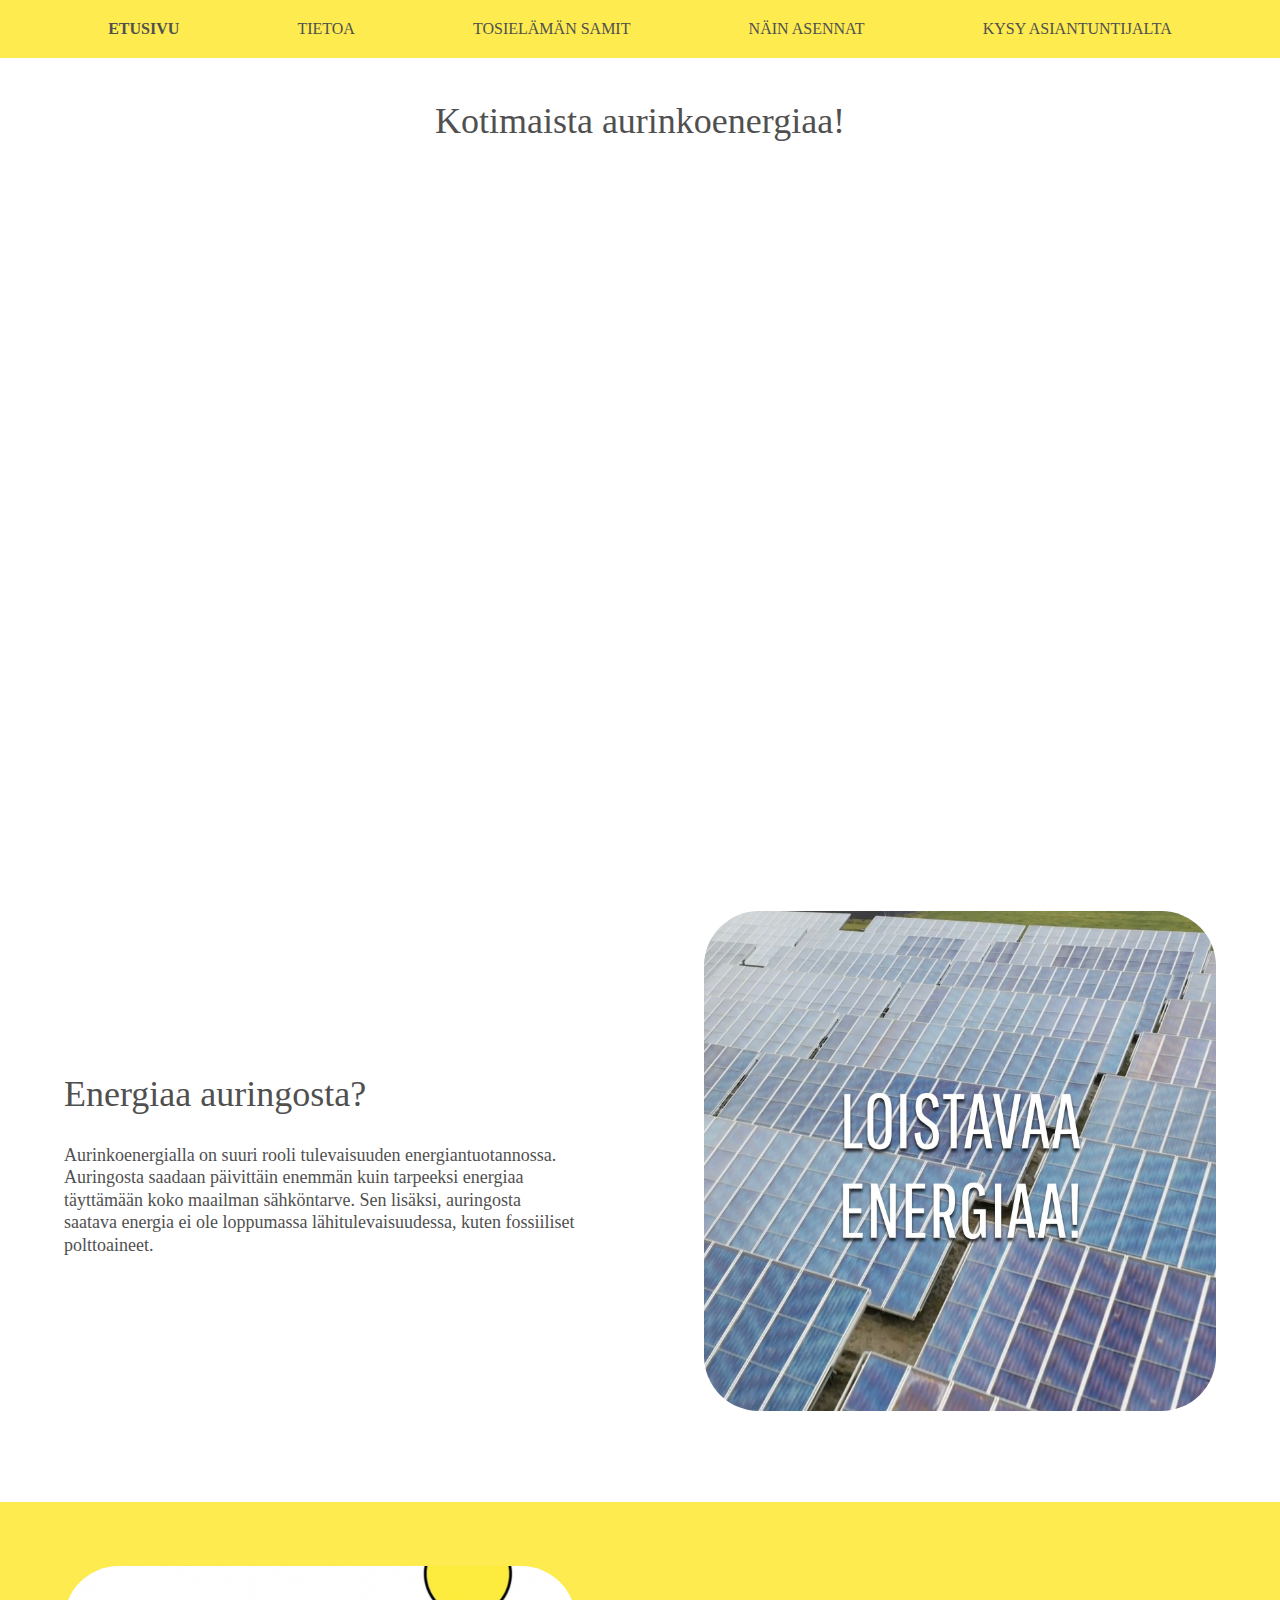
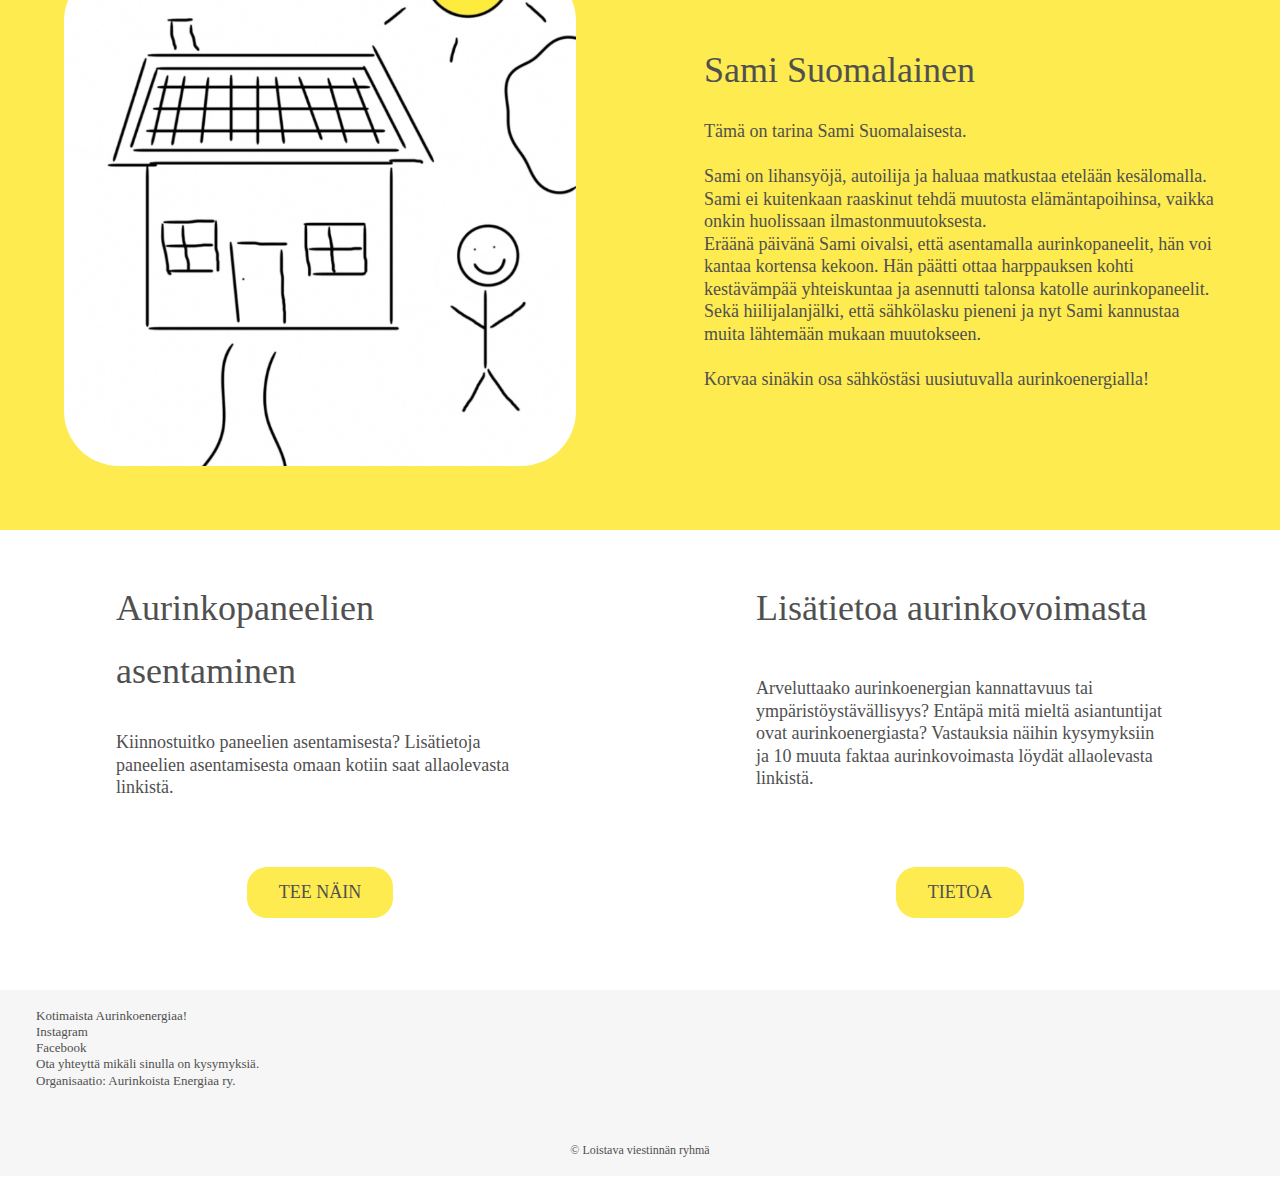
<file: index.html>
<!DOCTYPE html>
<html>
    <head>
        <meta charset = "UTF-8" name="viewport" content="width=device-width,initial-scale=1.0">
        <link rel="stylesheet" type="text/css" href="style.css" />
        <script
        src="https://code.jquery.com/jquery-3.4.1.slim.min.js"
        integrity="sha256-pasqAKBDmFT4eHoN2ndd6lN370kFiGUFyTiUHWhU7k8="
        crossorigin="anonymous"></script>
    <script>
        $(function() {
        $(".toggle").on("click", function() {
            if ($(".item").hasClass("active")) {
                $(".item").removeClass("active");
            } else {
                $(".item").addClass("active");
            }
        });
    });
    </script>
    </head>
    <body>
        <nav>
            <ul class="menu">
                <li class="item current"><a href=index.html>ETUSIVU</a></li>
                <li class="item"><a href=tietoa.html>TIETOA</a></li>
                <li class="item"><a href=tosi.html>TOSIELÄMÄN SAMIT</a></li>
                <li class="item"><a href=asennus.html>NÄIN ASENNAT</a></li>
                <li class="item"><a href=UKK.html>KYSY ASIANTUNTIJALTA</a></li>
                <li class="toggle"><span class="bars"></span></li>
                <li class="page">ETUSIVU</li>
            </ul>
        </nav>

        <div>
            <div class="videootsikko">
                <h1>Kotimaista aurinkoenergiaa!</h1>
                <iframe width="500" height="320" src="https://www.youtube.com/embed/Pk77VaDjAno?" frameborder="0" allow="accelerometer; autoplay; encrypted-media; gyroscope; picture-in-picture" allowfullscreen></iframe>
                <button class="videonappi" onclick="window.location.href= 'https://www.youtube.com/watch?v=Pk77VaDjAno'">KATSO VIDEO</button>    
            </div>
            <div class="valkoinen">
                <div class="teksti">
                    <h2>Energiaa auringosta?</h2>
                <p>
                    Aurin­koe­nergialla on suuri rooli tulevaisuuden energiantuotannossa. Auringosta saadaan päivittäin enemmän kuin tarpeeksi energiaa täyttämään koko maailman sähköntarve. Sen lisäksi, auringosta saatava energia ei ole loppumassa lähitulevaisuudessa, kuten fossiiliset polttoaineet.
                </p> 
                </div>
                <div class="kuva"><img src="kuvat/loistavaa.jpeg" alt="Loistavaa aurinkoenergiaa"></div>
            </div>
            <div class="keltainen">
                <div class="kuva"><img src="kuvat/sami.jpeg" alt="Sami Suomalainen"></div>
                <div class="teksti">
                    <h2>Sami Suomalainen</h2>
                    <p>
                        Tämä on tarina Sami Suomalaisesta. <br> <br>
                        Sami on lihansyöjä, autoilija ja haluaa matkustaa etelään kesälomalla. 
                        Sami ei kuitenkaan raaskinut tehdä muutosta elämäntapoihinsa, vaikka onkin huolissaan ilmastonmuutoksesta. <br>
                        Eräänä päivänä Sami oivalsi, että asentamalla aurinkopaneelit, hän voi kantaa kortensa kekoon. 
                        Hän päätti ottaa harppauksen kohti kestävämpää yhteiskuntaa ja asennutti talonsa katolle aurinkopaneelit. 
                        Sekä hiilijalanjälki, että sähkölasku pieneni ja nyt Sami kannustaa muita lähtemään mukaan muutokseen. <br> <br>
                        Korvaa sinäkin osa sähköstäsi uusiutuvalla aurinkoenergialla!

                    </p>
                </div>
            </div>
            <div class="elementcontainer1">
                <div class = "nappielementti">
                    <h2>Aurinkopaneelien asentaminen</h2>
                    <p>
                        Kiinnostuitko paneelien asentamisesta? Lisätietoja paneelien asentamisesta omaan kotiin saat allaolevasta linkistä.
                    </p>
                    <button onclick="window.location.href= 'asennus.html'">TEE NÄIN</button>
                    
                </div>
    
                <div class = "nappielementti">
                    <h2>Lisätietoa aurinkovoimasta</h2>
                    <p>
                        Arveluttaako aurinkoenergian kannattavuus tai ympäristöystävällisyys? Entäpä mitä mieltä asiantuntijat ovat aurinkoenergiasta? Vastauksia näihin kysymyksiin ja 10 muuta faktaa aurinkovoimasta löydät allaolevasta linkistä.
                    </p>
                    <button onclick="window.location.href= 'tietoa.html'">TIETOA</button>
                </div>
            </div>
        </div>
        <footer>
            <p>
                Kotimaista Aurinkoenergiaa! <br>
                <a href="https://www.instagram.com/kotimaistaaurinkoenergiaa/">Instagram</a>
                <br><a href="https://www.facebook.com/Kotimaista-Aurinkoenergiaa-100953238296488/">Facebook</a>
                <br> Ota yhteyttä mikäli sinulla on kysymyksiä.
                <br> Organisaatio: Aurinkoista Energiaa ry.
            </p>
            <p class="copyright">© Loistava viestinnän ryhmä</p>
        </footer>
    </body>
</html>
</file>
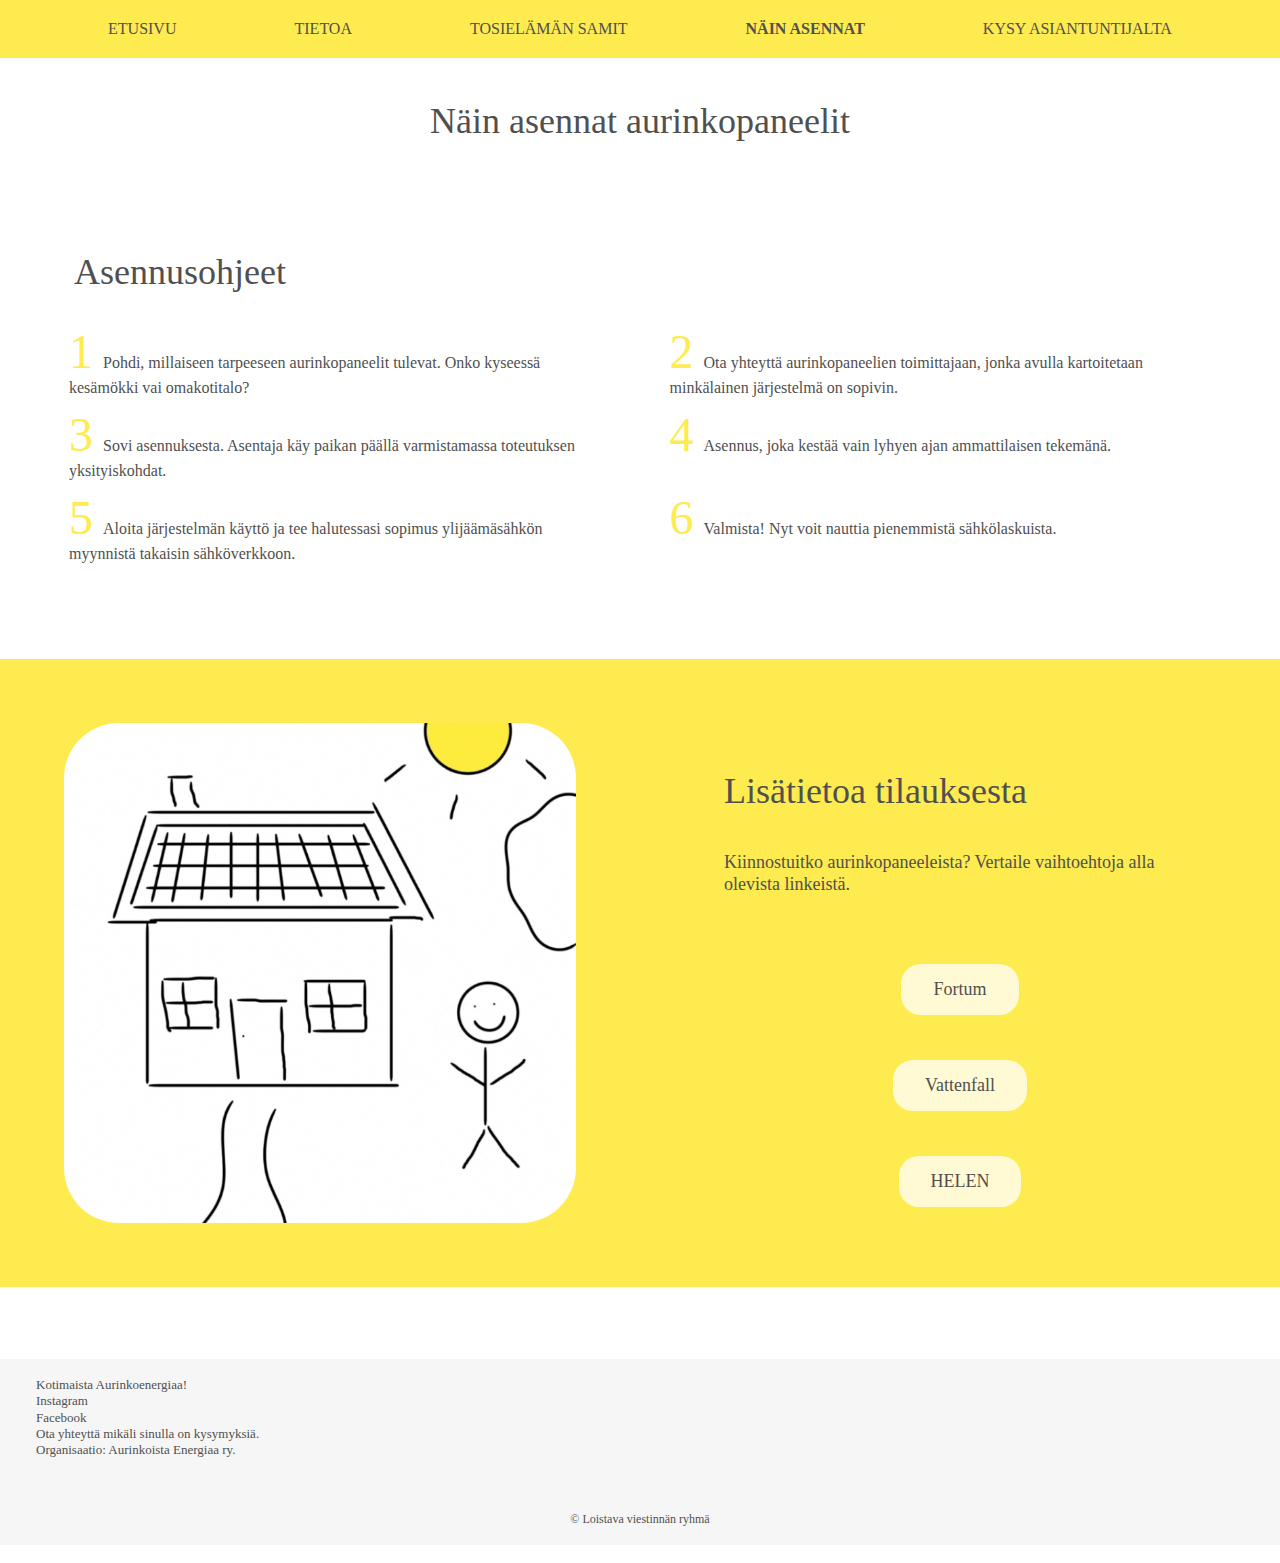
<file: asennus.html>
<!DOCTYPE html>
<html>
   <head>
       <meta charset = "UTF-8" name="viewport" content="width=device-width,initial-scale=1.0">
       <link rel="stylesheet" type="text/css" href="style.css" />
       <script
       src="https://code.jquery.com/jquery-3.4.1.slim.min.js"
       integrity="sha256-pasqAKBDmFT4eHoN2ndd6lN370kFiGUFyTiUHWhU7k8="
       crossorigin="anonymous"></script>
   <script>
       $(function() {
       $(".toggle").on("click", function() {
           if ($(".item").hasClass("active")) {
               $(".item").removeClass("active");
           } else {
               $(".item").addClass("active");
           }
       });
   });
   </script>
   </head>
   <body>
       <nav>
           <ul class="menu">
               <li class="item"><a href=index.html>ETUSIVU</a></li>
               <li class="item"><a href=tietoa.html>TIETOA</a></li>
               <li class="item"><a href=tosi.html>TOSIELÄMÄN SAMIT</a></li>
               <li class="item current"><a href=asennus.html>NÄIN ASENNAT</a></li>
               <li class="item"><a href=UKK.html>KYSY ASIANTUNTIJALTA</a></li>
               <li class="toggle"><span class="bars"></span></li>
               <li class="page">NÄIN ASENNAT</li>
           </ul>
       </nav>
       <div>
        <div class="videootsikko">
            <h1>Näin asennat aurinkopaneelit</h1>
        </div>   
        <div class="listaus">
            <div class="teksti">
                <h2>Asennusohjeet</h2>
                <ol>
                    <li>Pohdi, millaiseen tarpeeseen aurinkopaneelit tulevat. Onko kyseessä kesämökki vai omakotitalo? </li>
                    <li>Ota yhteyttä aurinkopaneelien toimittajaan, jonka avulla kartoitetaan minkälainen järjestelmä on sopivin. </li>
                    <li>Sovi asennuksesta. Asentaja käy paikan päällä varmistamassa toteutuksen yksityiskohdat.</li>
                    <li>Asennus, joka kestää vain lyhyen ajan ammattilaisen tekemänä.</li>
                    <li>Aloita järjestelmän käyttö ja tee halutessasi sopimus ylijäämäsähkön myynnistä takaisin sähköverkkoon.</li>
                    <li>Valmista! Nyt voit nauttia pienemmistä sähkölaskuista. </li>
                </ol>
            </div>
        </div>
 
           <div class = "linkit keltainen">
                <div class="kuva"><img src="kuvat/sami.jpeg" alt="Sami Suomalainen"></div>  
                <div class="teksti">
                    <div class = "nappielementti">
                        <h2>Lisätietoa tilauksesta</h2>
                        <p>Kiinnostuitko aurinkopaneeleista? Vertaile vaihtoehtoja alla olevista linkeistä.</p>
                        <button onclick="location.href='https://www.fortum.fi/kotiasiakkaille/aurinkopaneelit/aurinkopaneelit'">Fortum</button>
                        <button onclick="location.href='https://www.vattenfall.fi/aurinkopaneeli/'">Vattenfall</button>
                        <button onclick="location.href='https://www.helen.fi/aurinkopaneelit/aurinkosahko'">HELEN</button>
                    </div>
                </div>
           </div>
       </div>
       <footer>
        <p>
            Kotimaista Aurinkoenergiaa! <br>
            <a href="https://www.instagram.com/kotimaistaaurinkoenergiaa/">Instagram</a>
            <br><a href="https://www.facebook.com/Kotimaista-Aurinkoenergiaa-100953238296488/">Facebook</a>
            <br> Ota yhteyttä mikäli sinulla on kysymyksiä.
            <br> Organisaatio: Aurinkoista Energiaa ry.
        </p>
        <p class="copyright">© Loistava viestinnän ryhmä</p>
       </footer>
   </body>
</html>
</file>
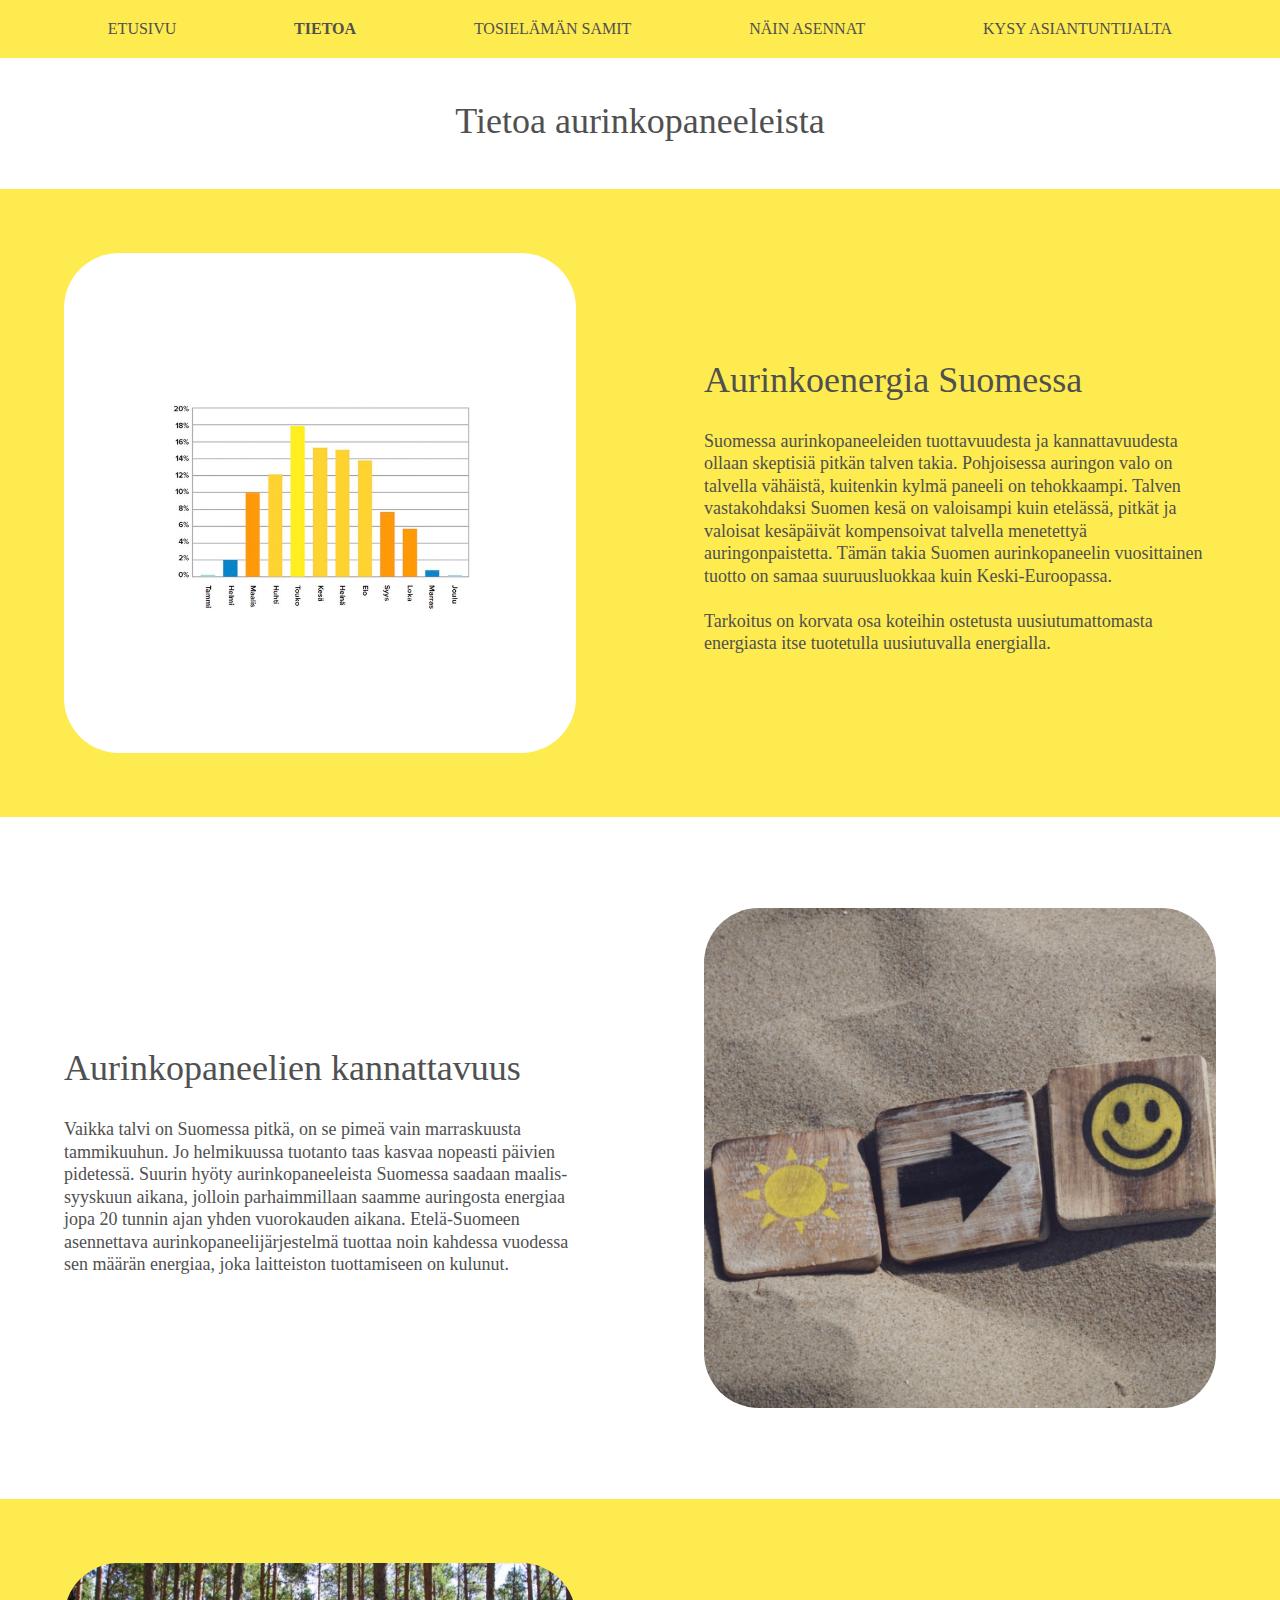
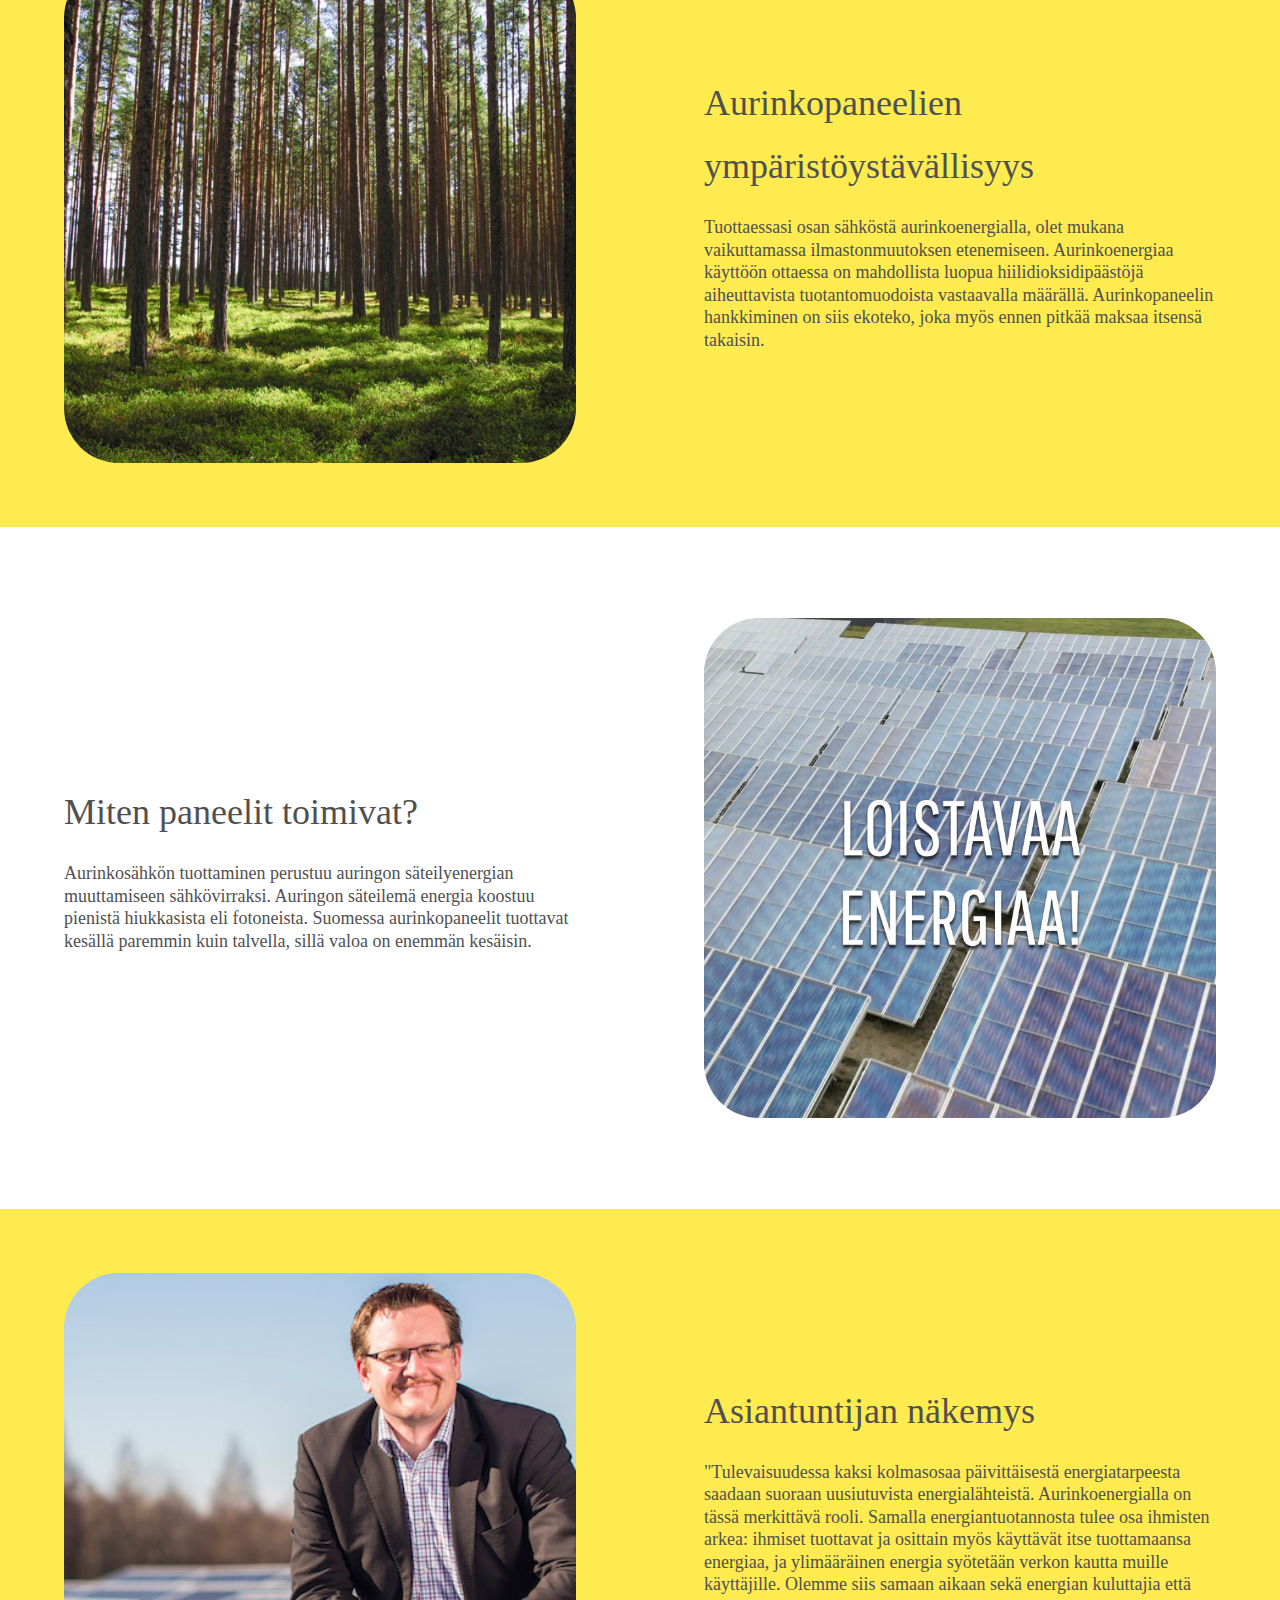
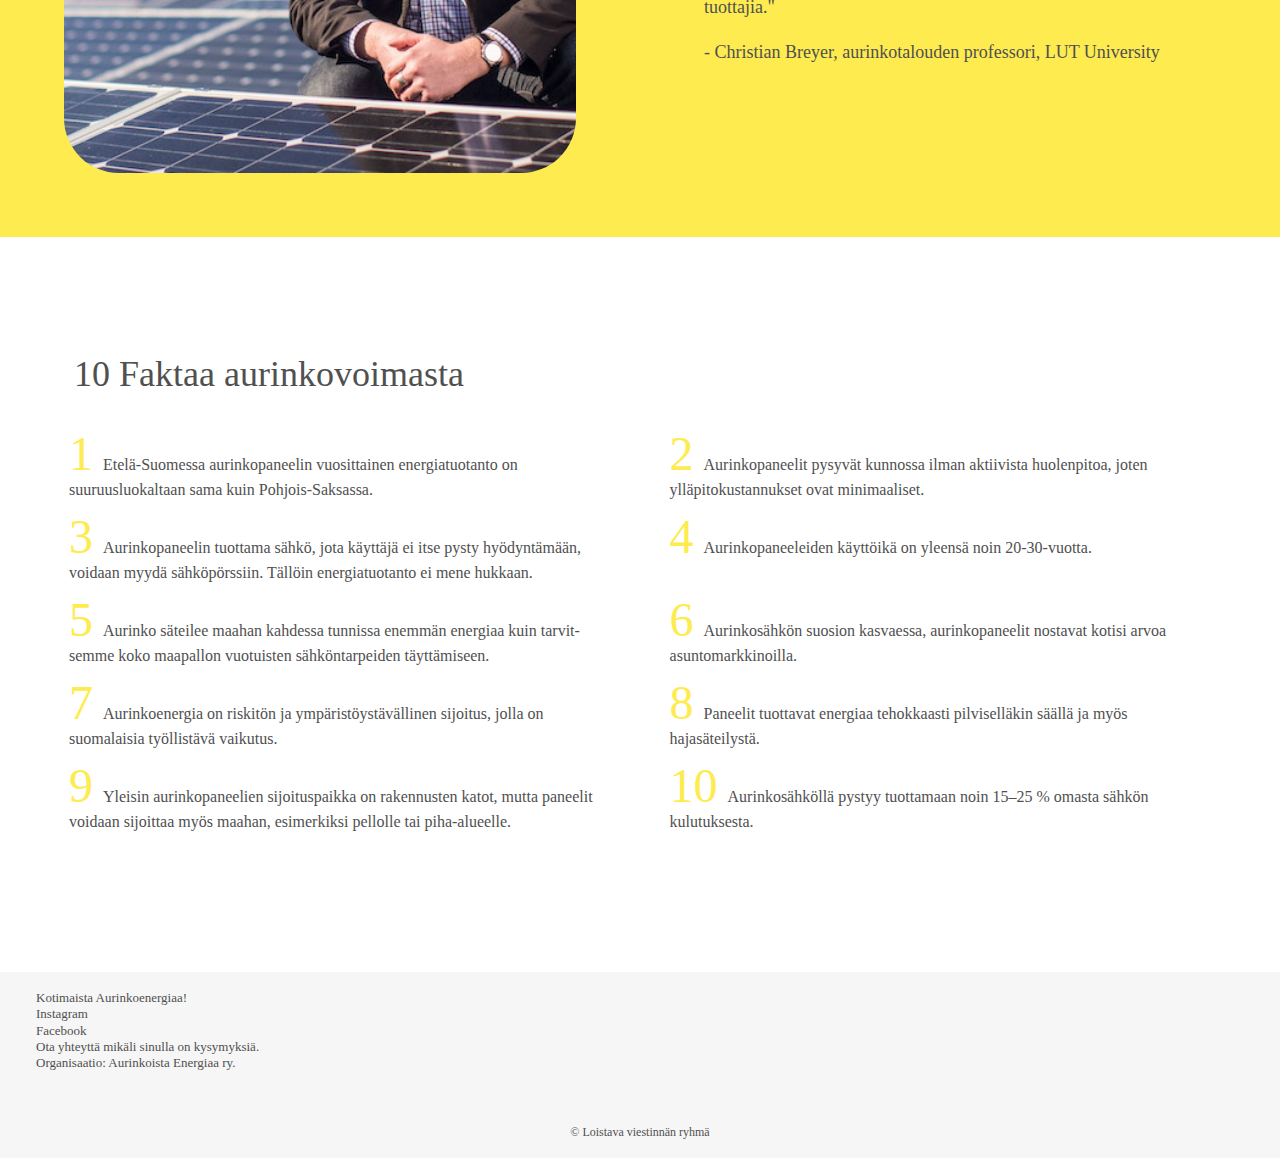
<file: tietoa.html>
<!DOCTYPE html>
<html>
    <head>
        <meta charset = "UTF-8" name="viewport" content="width=device-width,initial-scale=1.0">
        <link rel="stylesheet" type="text/css" href="style.css" />
        <script
        src="https://code.jquery.com/jquery-3.4.1.slim.min.js"
        integrity="sha256-pasqAKBDmFT4eHoN2ndd6lN370kFiGUFyTiUHWhU7k8="
        crossorigin="anonymous"></script>
    <script>
        $(function() {
        $(".toggle").on("click", function() {
            if ($(".item").hasClass("active")) {
                $(".item").removeClass("active");
            } else {
                $(".item").addClass("active");
            }
        });
    });
    </script>
    </head>
    <body>
        <nav>
            <ul class="menu">
                <li class="item"><a href=index.html>ETUSIVU</a></li>
                <li class="item current"><a href=tietoa.html>TIETOA</a></li>
                <li class="item"><a href=tosi.html>TOSIELÄMÄN SAMIT</a></li>
                <li class="item"><a href=asennus.html>NÄIN ASENNAT</a></li>
                <li class="item"><a href=UKK.html>KYSY ASIANTUNTIJALTA</a></li>
                <li class="toggle"><span class="bars"></span></li>
                <li class="page">TIETOA</li>
            </ul>
        </nav>
        <div>
            <div class="videootsikko">
                <h1>Tietoa aurinkopaneeleista</h1>
            </div>
            <div class="keltainen">
                <div class="kuva"><img src="kuvat/taulukkotaustalla.jpeg" alt="taulukko"></div>
                <div class="teksti">
                    <h2>Aurinkoenergia Suomessa</h2>
                    <p>
                        Suomessa aurinkopaneeleiden tuottavuudesta ja kannattavuudesta ollaan skeptisiä pitkän talven takia. 
                        Pohjoisessa auringon valo on talvella vähäistä, kuitenkin kylmä paneeli on tehokkaampi. 
                        Talven vastakohdaksi Suomen kesä on valoisampi kuin etelässä, pitkät ja valoisat kesäpäivät kompensoivat 
                        talvella menetettyä auringonpaistetta. Tämän takia Suomen aurinkopaneelin vuosittainen tuotto on samaa 
                        suuruusluokkaa kuin Keski-Euroopassa. 
                        <br> <br>
                        Tarkoitus on korvata osa koteihin ostetusta uusiutumattomasta energiasta itse tuotetulla uusiutuvalla energialla.

                    </p>
                </div>
            </div>
            <div class="valkoinen">
                <div class="teksti">
                    <h2>Aurinkopaneelien kannattavuus</h2>
                    <p>
                        Vaikka talvi on Suomessa pitkä, on se pimeä vain marraskuusta tammikuuhun. Jo helmikuussa tuotanto taas kasvaa nopeasti päivien pidetessä.
                        Suurin hyöty aurinkopaneeleista Suomessa saadaan  maalis-syyskuun aikana, jolloin parhaimmillaan saamme auringosta energiaa jopa 20 tunnin ajan yhden vuorokauden aikana. 
                        Etelä-Suomeen asennettava aurinkopaneelijärjestelmä tuottaa noin kahdessa vuodessa sen määrän energiaa, joka laitteiston tuottamiseen on kulunut.
    
                    </p>
                </div>
                <div class="kuva"><img src="kuvat/kannattavuus.jpeg" alt="Aurinkopaneeleita"></div>
            </div>
            <div class="keltainen">
                <div class="kuva"><img src="kuvat/ymparisto.jpeg" alt="Suomalaista mestää"></div>
                <div class="teksti">
                    <h2>Aurinkopaneelien ympäristöystävällisyys</h2>
                    <p>
                        Tuottaessasi osan sähköstä aurinkoenergialla, olet mukana vaikuttamassa ilmastonmuutoksen etenemiseen.
                        Aurinkoenergiaa käyttöön ottaessa on mahdollista luopua hiilidioksidipäästöjä aiheuttavista tuotantomuodoista vastaavalla määrällä.
                        Aurinkopaneelin hankkiminen on siis ekoteko, joka myös ennen pitkää maksaa itsensä takaisin.
    
                    </p>
                </div>
            </div>
            <div class="valkoinen">
                <div class="teksti">
                    <h2>Miten paneelit toimivat?</h2>
                    <p>
                        Aurinkosähkön tuottaminen perustuu auringon säteilyenergian muuttamiseen sähkövirraksi.
                        Auringon säteilemä energia koostuu pienistä hiukkasista eli fotoneista. Suomessa aurinkopaneelit tuottavat kesällä paremmin kuin talvella, sillä valoa on enemmän kesäisin.

                    </p>
                </div>
                <div class="kuva"><img src="kuvat/loistavaa.jpeg" alt="Loistavaa aurinkoenergiaa"></div>
            </div>
            <div class="keltainen">
                <div class="kuva"><img src="kuvat/christianbreyer.jpg" alt="Asiantuntija"></div>
                <div class="teksti">
                    <h2>Asiantuntijan näkemys</h2>
                    <p>
                        "Tulevaisuudessa kaksi kolmasosaa päivittäisestä energiatarpeesta saadaan suoraan uusiutuvista energialähteistä.
                        Aurinkoenergialla on tässä merkittävä rooli.
                        Samalla energiantuotannosta tulee osa ihmisten arkea: ihmiset tuottavat ja osittain myös käyttävät itse tuottamaansa energiaa,
                        ja ylimääräinen energia syötetään verkon kautta muille käyttäjille. Olemme siis samaan aikaan sekä energian kuluttajia että tuottajia."
                        <br><br>- Christian Breyer, aurinkotalouden professori, LUT University

                    </p>
                </div>
            </div>
            <div class="listaus">
                <div class="teksti">
                    <h2>10 Faktaa aurinkovoimasta</h2>
                    <ol>
                        <li>Etelä-Suomessa aurinkopaneelin vuosittainen energiatuotanto on suuruusluokaltaan sama kuin Pohjois-Saksassa.</li>
                        <li>Aurinkopaneelit pysyvät kunnossa ilman aktiivista huolenpitoa, joten ylläpitokustannukset ovat minimaaliset.</li>
                        <li>Aurinkopaneelin tuottama sähkö, jota käyttäjä ei itse pysty hyödyntämään, voidaan myydä sähköpörssiin. Tällöin energiatuotanto ei mene hukkaan.</li>
                        <li>Aurinkopaneeleiden käyttöikä on yleensä noin 20-30-vuotta.</li>
                        <li>Aurinko säteilee maahan kahdessa tunnissa enemmän energiaa kuin tarvit­semme koko maapallon vuotuisten sähkön­tar­peiden täyttä­miseen.</li>
                        <li>Aurinkosähkön suosion kasvaessa, aurinkopaneelit nostavat kotisi arvoa asuntomarkkinoilla.</li>
                        <li>Aurinkoenergia on riskitön ja ympäristöystävällinen sijoitus, jolla on suomalaisia työllistävä vaikutus.</li>
                        <li>Paneelit tuottavat energiaa tehokkaasti pilviselläkin säällä ja myös hajasäteilystä.</li>
                        <li>Yleisin aurinkopaneelien sijoituspaikka on rakennusten katot, mutta paneelit voidaan sijoittaa myös maahan, esimerkiksi pellolle tai piha-alueelle.</li>
                        <li>Aurinkosähköllä pystyy tuottamaan noin 15–25 % omasta sähkön kulutuksesta.</li>
                    </ol>
                </div>
            </div>
        </div>
        
        <footer>
            <p>
                Kotimaista Aurinkoenergiaa! <br>
                <a href="https://www.instagram.com/kotimaistaaurinkoenergiaa/">Instagram</a>
                <br><a href="https://www.facebook.com/Kotimaista-Aurinkoenergiaa-100953238296488/">Facebook</a>
                <br> Ota yhteyttä mikäli sinulla on kysymyksiä.
                <br> Organisaatio: Aurinkoista Energiaa ry.
            </p>
            <p class="copyright">© Loistava viestinnän ryhmä</p>
        </footer>
    </body>
</html>
</file>
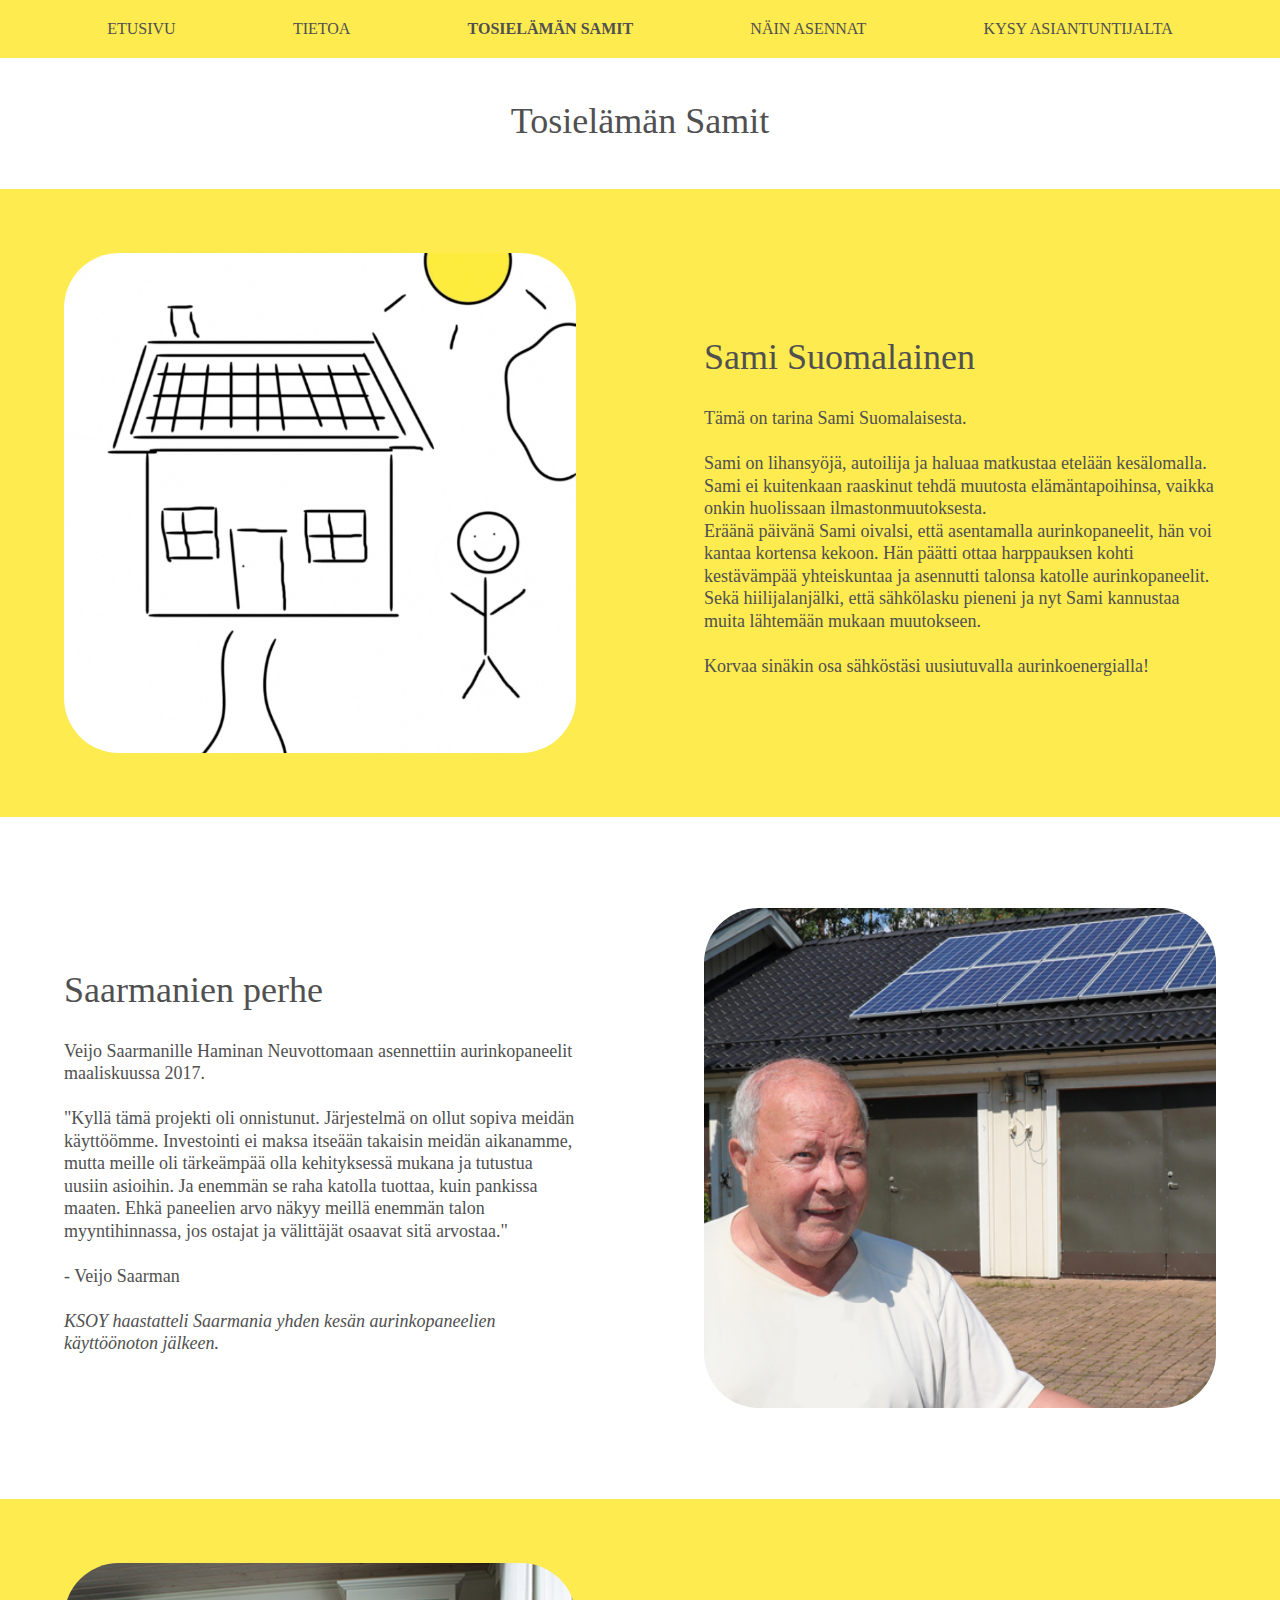
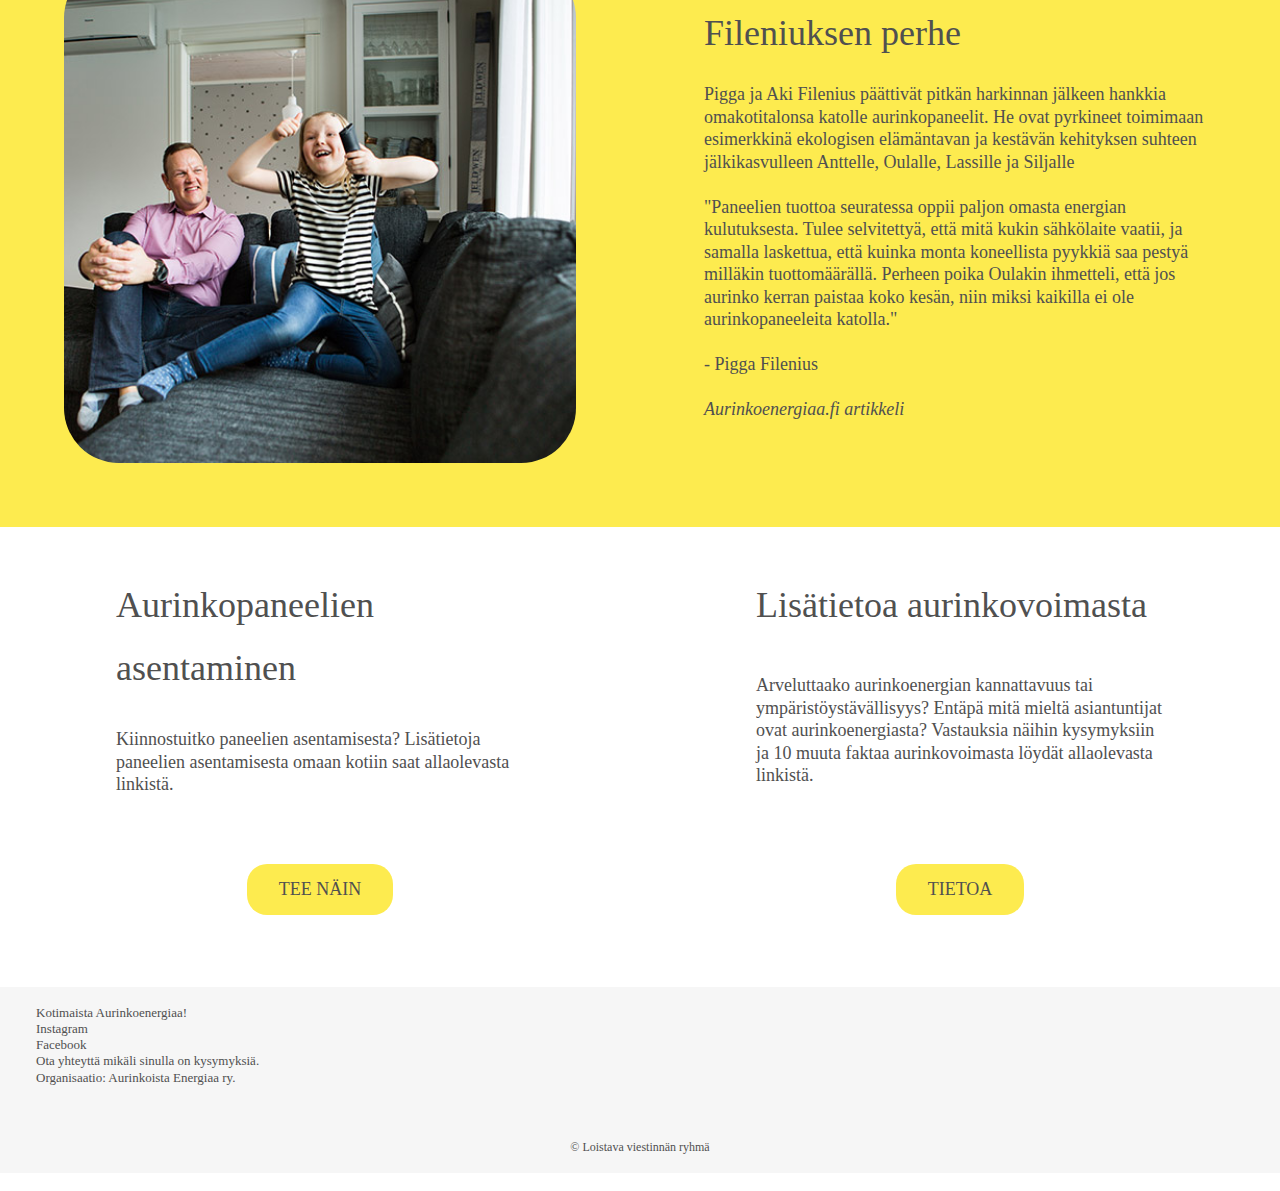
<file: tosi.html>
<!DOCTYPE html>
<html>
    <head>
        <meta charset = "UTF-8" name="viewport" content="width=device-width,initial-scale=1.0">
        <link rel="stylesheet" type="text/css" href="style.css" />
        <script
        src="https://code.jquery.com/jquery-3.4.1.slim.min.js"
        integrity="sha256-pasqAKBDmFT4eHoN2ndd6lN370kFiGUFyTiUHWhU7k8="
        crossorigin="anonymous"></script>
    <script>
        $(function() {
        $(".toggle").on("click", function() {
            if ($(".item").hasClass("active")) {
                $(".item").removeClass("active");
            } else {
                $(".item").addClass("active");
            }
        });
    });
    </script>
    </head>
    <body>
        <nav>
            <ul class="menu">
                <li class="item"><a href=index.html>ETUSIVU</a></li>
                <li class="item"><a href=tietoa.html>TIETOA</a></li>
                <li class="item current"><a href=tosi.html>TOSIELÄMÄN SAMIT</a></li>
                <li class="item"><a href=asennus.html>NÄIN ASENNAT</a></li>
                <li class="item"><a href=UKK.html>KYSY ASIANTUNTIJALTA</a></li>
                <li class="toggle"><span class="bars"></span></li>
                <li class="page">TOSIELÄMÄN SAMIT</li>
            </ul>
        </nav>
        <div class="videootsikko">
            <h1>Tosielämän Samit</h1>
        </div>
        <div class="keltainen">
            <div class="kuva"><img src="kuvat/sami.jpeg" alt="Sami Suomalainen"></div>
            <div class="teksti">
                <h2>Sami Suomalainen</h2>
                <p>
                    Tämä on tarina Sami Suomalaisesta. <br> <br>
                    Sami on lihansyöjä, autoilija ja haluaa matkustaa etelään kesälomalla. 
                    Sami ei kuitenkaan raaskinut tehdä muutosta elämäntapoihinsa, vaikka onkin huolissaan ilmastonmuutoksesta. <br>
                    Eräänä päivänä Sami oivalsi, että asentamalla aurinkopaneelit, hän voi kantaa kortensa kekoon. 
                    Hän päätti ottaa harppauksen kohti kestävämpää yhteiskuntaa ja asennutti talonsa katolle aurinkopaneelit. 
                    Sekä hiilijalanjälki, että sähkölasku pieneni ja nyt Sami kannustaa muita lähtemään mukaan muutokseen. <br> <br>
                    Korvaa sinäkin osa sähköstäsi uusiutuvalla aurinkoenergialla!

                </p>
            </div>
        </div>
        <div class="valkoinen">
            <div class="teksti">
                <h2>Saarmanien perhe</h2>
                <p>
                    Veijo Saarmanille Haminan Neuvottomaan asennettiin aurinkopaneelit maaliskuussa 2017.
                    <br><br>
                    "Kyllä tämä projekti oli onnistunut. Järjestelmä on ollut sopiva meidän käyttöömme.
                    Investointi ei maksa itseään takaisin meidän aikanamme, mutta meille oli tärkeämpää olla kehityksessä mukana ja tutustua uusiin asioihin.
                    Ja enemmän se raha katolla tuottaa, kuin pankissa maaten.
                    Ehkä paneelien arvo näkyy meillä enemmän talon myyntihinnassa, jos ostajat ja välittäjät osaavat sitä arvostaa."
                    <br><br>
                    - Veijo Saarman
                    <br><br>
                    <i>KSOY haastatteli Saarmania yhden kesän aurinkopaneelien käyttöönoton jälkeen.</i>
                </p>
            </div>
            <div class="kuva"><img src="kuvat/veijosaarman.jpg" alt="Perhe 1"></div>
        </div>
        <div class="keltainen">
            <div class="kuva"><img src="kuvat/perhenenonen.jpg" alt="Perhe 2"></div>
            <div class="teksti">
                <h2>Fileniuksen perhe</h2>
                <p>
                    Pigga ja Aki Filenius päättivät pitkän harkinnan jälkeen hankkia omakotitalonsa katolle aurinkopaneelit.
                    He ovat pyrkineet toimimaan esimerkkinä ekologisen elämäntavan ja kestävän kehityksen suhteen jälkikasvulleen Anttelle, Oulalle, Lassille ja Siljalle
                    <br><br>
                    "Paneelien tuottoa seuratessa oppii paljon omasta energian kulutuksesta. 
                    Tulee selvitettyä, että mitä kukin sähkölaite vaatii, ja samalla laskettua, että kuinka monta koneellista pyykkiä saa pestyä milläkin tuottomäärällä.
                    Perheen poika Oulakin ihmetteli, että jos aurinko kerran paistaa koko kesän, niin miksi kaikilla ei ole aurinkopaneeleita katolla."
                    <br><br>
                    - Pigga Filenius
                    <br><br>
                    <i>Aurinkoenergiaa.fi artikkeli</i>
                </p>
            </div>
        </div>
        <div class="elementcontainer1">
            <div class = "nappielementti">
                <h2>Aurinkopaneelien asentaminen</h2>
                <p>
                    Kiinnostuitko paneelien asentamisesta? Lisätietoja paneelien asentamisesta omaan kotiin saat allaolevasta linkistä.
                </p>
                <button onclick="window.location.href= 'asennus.html'">TEE NÄIN</button>
                
            </div>

            <div class = "nappielementti">
                <h2>Lisätietoa aurinkovoimasta</h2>
                <p>
                    Arveluttaako aurinkoenergian kannattavuus tai ympäristöystävällisyys? Entäpä mitä mieltä asiantuntijat ovat aurinkoenergiasta? Vastauksia näihin kysymyksiin ja 10 muuta faktaa aurinkovoimasta löydät allaolevasta linkistä.
                </p>
                <button onclick="window.location.href= 'tietoa.html'">TIETOA</button>
            </div>
        </div>
        
        <footer>
            <p>
                Kotimaista Aurinkoenergiaa! <br>
                <a href="https://www.instagram.com/kotimaistaaurinkoenergiaa/">Instagram</a>
                <br><a href="https://www.facebook.com/Kotimaista-Aurinkoenergiaa-100953238296488/">Facebook</a>
                <br> Ota yhteyttä mikäli sinulla on kysymyksiä.
                <br> Organisaatio: Aurinkoista Energiaa ry.
            </p>
            <p class="copyright">© Loistava viestinnän ryhmä</p>
        </footer>
    </body>
</html>
</file>
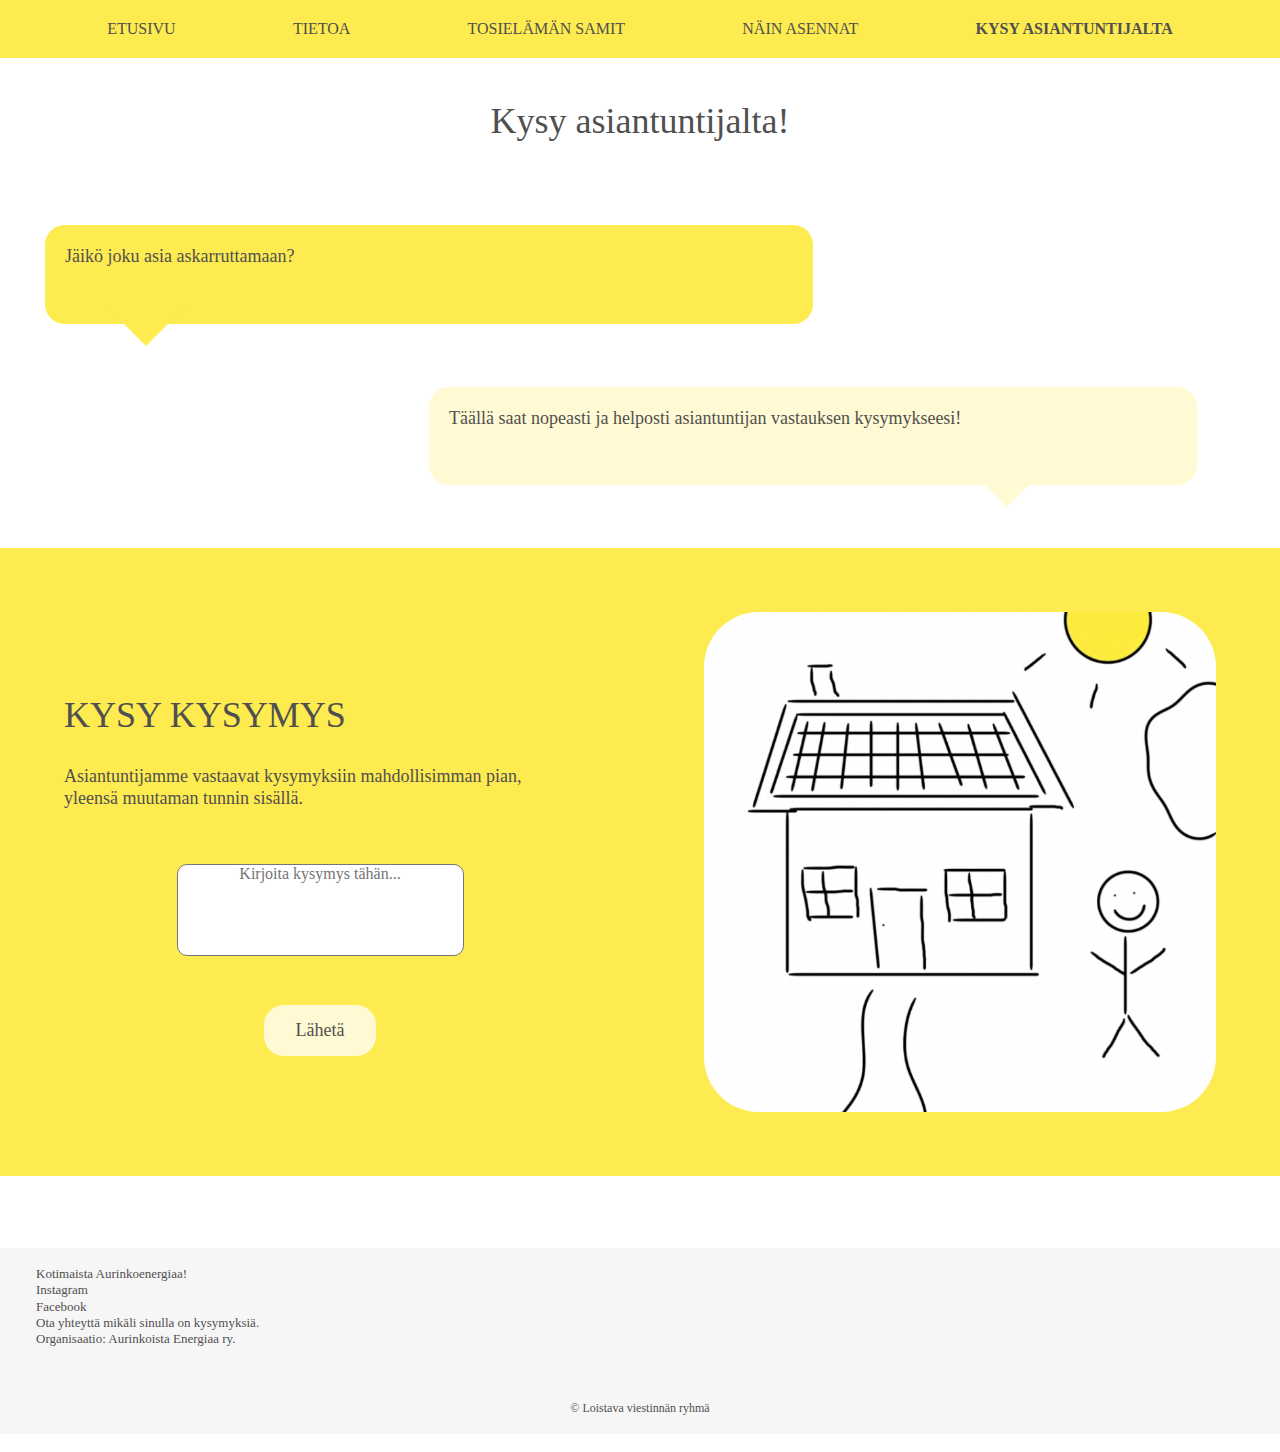
<file: UKK.html>
<!DOCTYPE html>
<html>
   <head>
       <meta charset = "UTF-8" name="viewport" content="width=device-width,initial-scale=1.0">
       <link rel="stylesheet" type="text/css" href="style.css" />
       <script
       src="https://code.jquery.com/jquery-3.4.1.slim.min.js"
       integrity="sha256-pasqAKBDmFT4eHoN2ndd6lN370kFiGUFyTiUHWhU7k8="
       crossorigin="anonymous"></script>
   <script>
       $(function() {
       $(".toggle").on("click", function() {
           if ($(".item").hasClass("active")) {
               $(".item").removeClass("active");
           } else {
               $(".item").addClass("active");
           }
       });
   });
   </script>
   </head>
   <body>
       <nav>
           <ul class="menu">
               <li class="item"><a href=index.html>ETUSIVU</a></li>
               <li class="item"><a href=tietoa.html>TIETOA</a></li>
               <li class="item"><a href=tosi.html>TOSIELÄMÄN SAMIT</a></li>
               <li class="item"><a href=asennus.html>NÄIN ASENNAT</a></li>
               <li class="item current"><a href=UKK.html>KYSY ASIANTUNTIJALTA</a></li>
               <li class="toggle"><span class="bars"></span></li>
               <li class="page">KYSY ASIANTUNTIJALTA</li>
           </ul>
       </nav>
       <div>
        <div class="videootsikko"><h1>Kysy asiantuntijalta!</h1></div>
           <div>
               <div class = "kysymys">
                   <p>
                       Jäikö joku asia askarruttamaan? 
                   </p>
               </div>
               <div class = "vastaus">
                   <p>
                       Täällä saat nopeasti ja helposti asiantuntijan vastauksen kysymykseesi!
                   </p>
               </div>
               <div id="kysymykset"></div>
           </div>
           <div class = "kommenttiosio keltainen">
               <div class="teksti">
                    <div class="kysymysteksti">
                        <h2>KYSY KYSYMYS</h2>
                        <p>
                            Asiantuntijamme vastaavat kysymyksiin mahdollisimman pian, yleensä muutaman tunnin sisällä.
                        </p>
                    </div>
                    <div class="kommentti">
                        <script src = "UKK.js"></script>
                        <textarea id="newQuestion" cols="30" rows="5" placeholder="Kirjoita kysymys tähän..."></textarea><br/>
                        <button id="addQuestionButton" onclick="addQuestion()">Lähetä</button>
                    </div>
                </div>
                <div class="kuva"><img src="kuvat/sami.jpeg" alt="Sami Suomalainen"></div>
           </div>
       </div>
       <footer>
           <p>
                Kotimaista Aurinkoenergiaa! <br>
                <a href="https://www.instagram.com/kotimaistaaurinkoenergiaa/">Instagram</a>
                <br><a href="https://www.facebook.com/Kotimaista-Aurinkoenergiaa-100953238296488/">Facebook</a>
                <br> Ota yhteyttä mikäli sinulla on kysymyksiä.
                <br> Organisaatio: Aurinkoista Energiaa ry.
            </p>
            <p class="copyright">© Loistava viestinnän ryhmä</p>
       </footer>
   </body>
</html>
</file>
<file: style.css>
html{
    scroll-behavior: smooth;
 }     
  
 * {
  padding: 0;
  margin: 0;
  font-family: Verdana;
  color: #505050 ;
  font-weight: lighter;
 }
 /* fonttien koot*/
 h1 {
   text-align:center;
   padding: 20px;
   padding-top: 100px;
   font-size: 24px;
}
 
h2{
   margin-top: 15px;
   text-align: start;
   line-height: 1.75;
   font-size: 20px;
}
h3{
   font-size: 42px;
   color: #FDEB4F;
}
 
p {
   margin: 2vh 0vh;
   text-align: left;
   line-height: 1.25;
   font-size: 16px;
} 
 /*fonttikoko tablet*/
  
 @media all and (min-width: 576px){
   h1{
      font-size: 30px;
   }
   h2{
      font-size: 24px;
   }
}
 
/* fonttikoko desktop */
 
@media all and (min-width: 1068px) {
   p{
       font-size: 18px;
   }
   h2{
       font-size: 36px
   }
   button{
       font-size: 24px;
   }
   h1{
      font-size: 36px;
   }
  
}

  
 /* mobile menu */
 nav {
    background-color: #FDEB4F;
    position: fixed;
    width: 100%;
    z-index: 1;
 }
  
 ul {
  list-style-type: none;
 }
  
 a {
    color: #505050;
    text-decoration: none;
 }
 .menu li.item:hover {
    background-color: #FFC700;
 }
 .menu li.item{
    transition: 0.5s;
 }

 .menu li{
    font-size: 16px;
    padding: 20px 25px;
 }
 .menu li a{
    display: block;
 }
 li.page {
    font-size: 16px;
    order: 2;
    margin-right:30px;
 }
 li.item.current {
    font-weight: 800;
  
 } 
  
 .menu{
    display: flex;
    flex-wrap: wrap;
    justify-content: space-between;
    align-items: center;
 }
 .toggle{
    order: 1;
    height: 27px;
 }
 .item {
    width: 100%;
    text-align: start;
    order: 3;
    display: none;
 }
 .item.active{
    display: block;
 }
 .toggle{
    cursor: pointer;
 }
 .bars{
    background: #505050;
    display: inline-block;
    height: 2px;
    width: 27px;
    position: relative;
 }
 .bars::before,.bars::after{
    background: #505050;
    content: "";
    display: inline-block;
    height: 2px;
    width: 27px;
    position: absolute;
 }
 .bars::before{
    top: 7px;
 }
 .bars::after{
    top: -7px;
 }
  
 /* tablet menu*/
 @media all and (min-width: 576px){
    .logo{
        flex: 1;
    }
    .toggle{
        order: 2;
    } 
 }
  
 /* desktop menu*/
 @media all and (min-width: 768px){
    .item{
        display: block;
        width: auto;
        order: 1;
    }
    .logo{
        order: 0;
    }
    .toggle{
        display: none;
    }
    .page{
        display: none;
    }
    .menu li{
        padding: 20px 10px;
    }
    .menu {
        justify-content: space-evenly;
    }
 }
  
 /*video ja otsikko mobiili*/ 
 .videootsikko{
    display: flex;
    flex-direction: column;
    justify-items: center;
    align-items: center;
 }
 iframe{
    display: none;
    margin-left: auto;
    margin-right: auto;
    margin: 1vh 0vh;
 }
 button.videonappi{
    align-items: center;
 }

/* video tablet*/
@media all and (min-width: 576px){

}
 
/* video desktop*/
@media all and (min-width: 768px){
   iframe{
         display: block;
         width: 80vw;
         height: 50vw;
   }
   .videootsikko button{
      display: none;
   }
}
  
 /*kuvat mobile */
 div.kuva{
   display: flex;
   margin: 5vw;
   align-content: center;
   justify-content: center;
   order: -1;
 }
 img {
    width: 80vw;
    height: 50vw;
    object-fit: cover;
    border-radius: 55px;
    align-self: center;
 }

 /*kuvat desktop*/
 @media all and (min-width: 768px){
   img{
      width: 40vw;
      height: 40vw;
      max-height: 500px;
   }
   div.kuva{
      order: unset;
   }
}
 
/* valkoinen / keltainen tausta tekstille */
 div.teksti{
   display: flex;
   margin: 5vw;
   justify-content: center;
   flex-direction: column;
 }
 div.valkoinen, div.keltainen {
   display: flex;
   flex-direction: column;
   margin: 3vh 0vh;
 }
 div.valkoinen{
   background-color: white;
 }

 div.keltainen{
   background-color: #FDEB4F;
 }

/* tablet taustat */
 @media all and (min-width: 576px){

 }
/* desktop taustat */
 @media all and (min-width: 768px){
   div.keltainen, div.valkoinen{
      flex-direction: row;
   }
 }

 /* nappielementti mobile*/

 .elementcontainer1{
    display: flex;
    flex-direction: column;
    justify-content: space-between;
 }
  
 .nappielementti{
    display: flex;
    justify-content: space-between;
    flex-direction: column;
 }
 .nappielementti h2{
     text-align: start;
     padding: 5px 20px;
 }
 .nappielementti p{
    text-align: start;
    padding: 5px 20px;
 }
 button{
     background-color: #FDEB4F;
     width: fit-content;
     padding: 15px;
     border: none;
     padding: 15px 32px;
     text-align: center;
     text-decoration: none;
     display: inline-block;
     border-radius: 20px;
     align-self: center;
     transition: 0.5s;
     margin-top: 5vh;
     font-size: 18px;
 }
 button:hover, .keltainen button:hover{
     background-color: #FFC700;
 }
 .keltainen button{
   background-color: #FFFAD3;
}
  
 /* nappielementti tablet */
  
 @media all and (min-width: 576px){ 
    .elementcontainer1{
        flex-direction: row;
    }
 }

 /* nappielementti desktop */
  
 @media all and (min-width: 768px) {
    .nappielementti{
        max-width: 35%;
    }
    .teksti .nappielementti{
       max-width: 100%;
    }
    .elementcontainer1{
        justify-content: space-around;
    }
 }
  
 /*footer*/
 footer p.copyright{
    text-align: center;
    font-size: 12px;
    max-width: 100%;
 }
 footer p{
    max-width: 60%;
    font-weight: lighter;
    font-size: 13px;
    padding: 2vh 4vh;
 }
 footer{
    margin-top: 8vh;
    background-color: #F6F6F6;
 }

 /*UKK kysymysten ja vastausten muotoilu*/

.kommentti{
   text-align: center;
}
 
textarea{
   resize: none;
   border-radius: 10px;
   text-align: center;
   min-width: 50%;
   min-height: 7vh;
   font-size: inherit;
}
.kysymys p, .vastaus p{
   padding: 20px;
   text-align: start;
}
.kysymysteksti {
    margin-bottom: 4vh;
}

.kysymys, .vastaus{
   width: 60%;
   padding: 0px;
   border-radius: 20px;
   margin: 7vh 0vh;
   margin-left: 5vh;
   font-size: 16px;
}
.vastaus {
   position: relative;
   right: -30%;
   background-color: #FFFAD3;
}
.kysymys{
   background-color:#FDEB4F;
}

 /*puhekuplan kolmio*/
.kysymys:after, .vastaus::after {
	content: '';
   position: relative;
   bottom: -2.5em;
	width: 0;
	height: 0;
	border-style: solid;
   border-width: 40px 40px 0 40px;
}

.vastaus::after {
   border-color:#FFFAD3 transparent transparent transparent;
   left: 70%;
}
.kysymys::after {
   border-color: #FDEB4F transparent transparent transparent;
   left: 8%;
}

/* listaus mobile */
ol{
   display: flex;
   flex-direction: row;
   flex-wrap: wrap;
   list-style: none; 
   counter-reset: li;
   justify-content: space-between;
}
ol li::before {
   content: counter(li); 
   color:#FDEB4F;
   font-size: 42px;
   display: inline-block; 
   margin-right: 10px;
}

ol li{
   padding: 5px;
   counter-increment: li;
}
.listaus h2{
   padding-inline-start: 10px;
   font-size: 30px;
}


/* listaus desktop */
@media all and (min-width: 768px) {
   ol li::before {
      font-size: 48px;
   }
   div.listaus{
      display: flex;
      flex-direction: row;
   }
   ol li{
      width: 47%;
   }
   .listaus h2{
      font-size: 36px;
      margin-bottom: 15px;
   }
}
</file>
